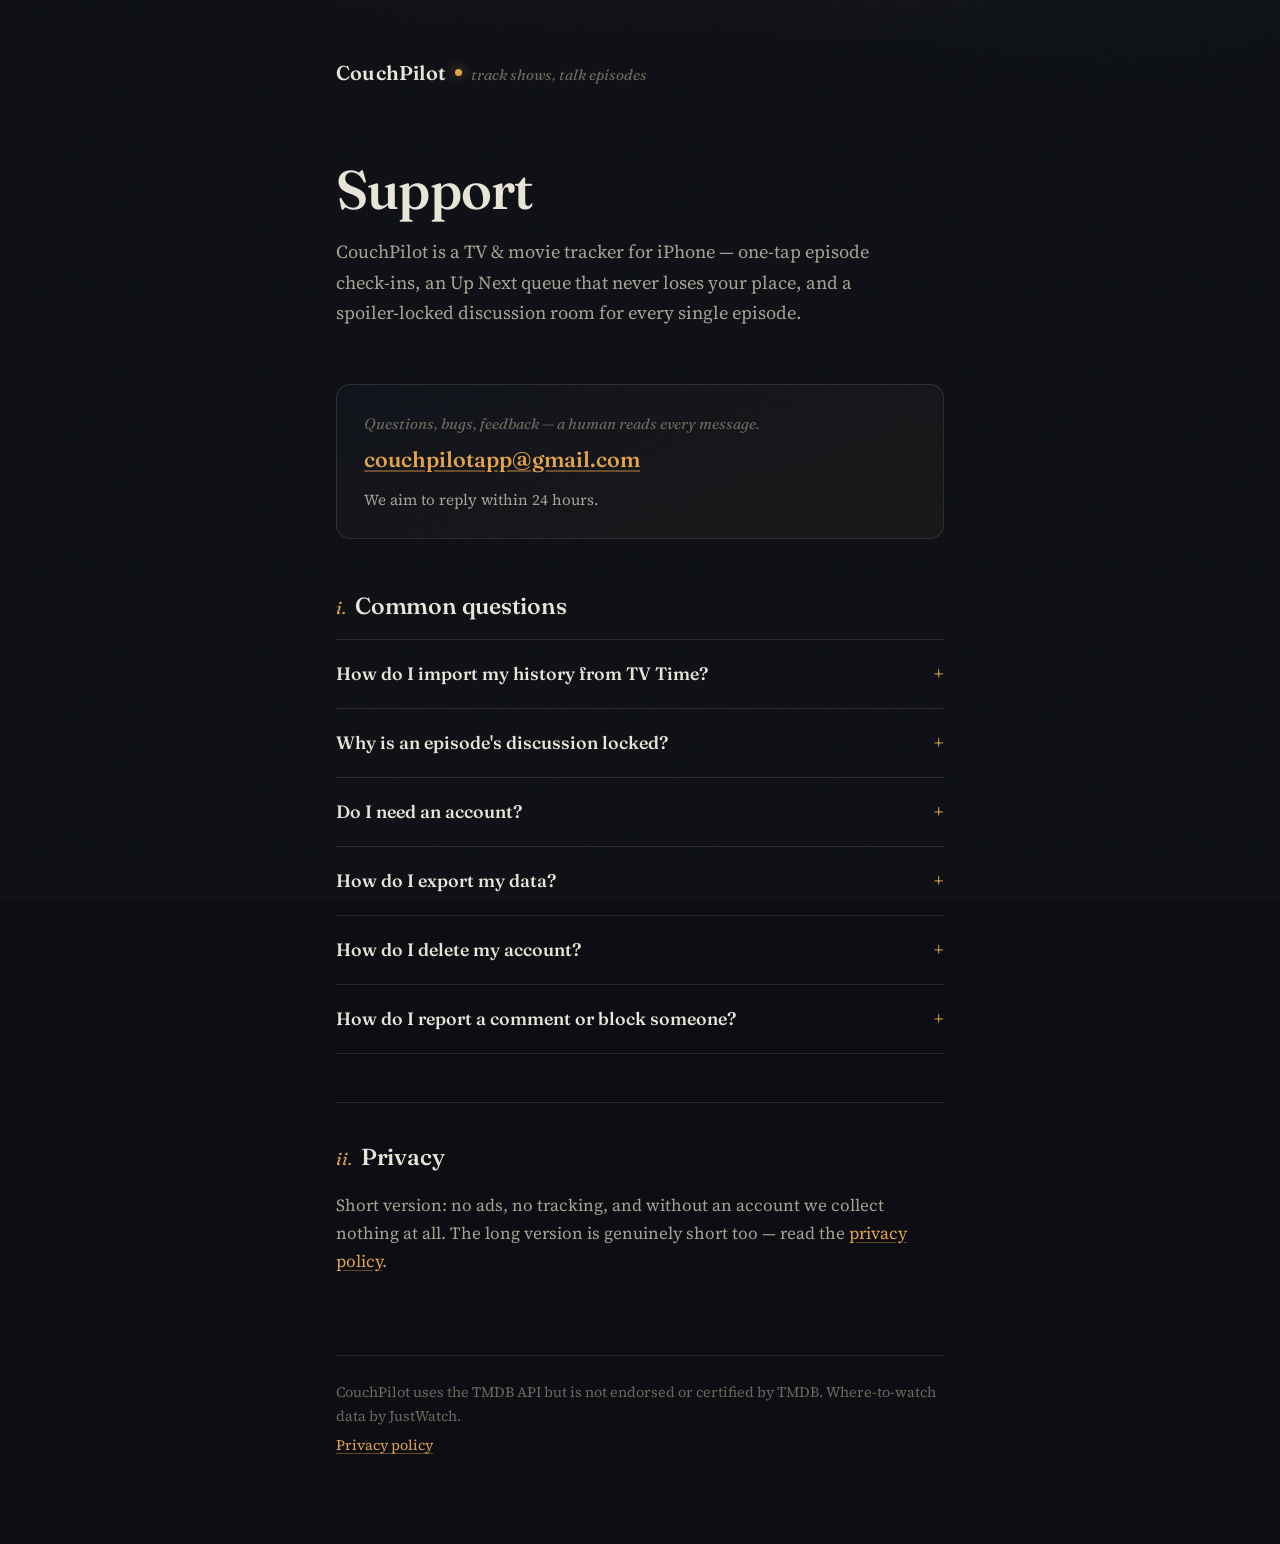
<file: index.html>
<!doctype html>
<html lang="en">
<head>
<meta charset="utf-8">
<meta name="viewport" content="width=device-width, initial-scale=1">
<title>CouchPilot — Support</title>
<meta name="description" content="Support for CouchPilot, the TV &amp; movie tracker for iPhone with spoiler-free episode discussions.">
<link rel="icon" href="data:image/svg+xml,%3Csvg xmlns='http://www.w3.org/2000/svg' viewBox='0 0 100 100'%3E%3Ccircle cx='50' cy='50' r='42' fill='%230c0e13'/%3E%3Ccircle cx='50' cy='50' r='16' fill='%23e5a44a'/%3E%3C/svg%3E">
<link rel="preconnect" href="https://fonts.googleapis.com">
<link rel="preconnect" href="https://fonts.gstatic.com" crossorigin>
<link href="https://fonts.googleapis.com/css2?family=Fraunces:ital,opsz,wght@0,9..144,400..650;1,9..144,400..650&family=Source+Serif+4:ital,opsz,wght@0,8..60,400..600;1,8..60,400..600&display=swap" rel="stylesheet">
<link rel="stylesheet" href="styles.css">
</head>
<body>
<div class="wrap">

  <a class="brand" href="./">
    <span class="mark">CouchPilot</span>
    <span class="dot"></span>
    <span class="tag">track shows, talk episodes</span>
  </a>

  <h1>Support</h1>
  <p class="lede">CouchPilot is a TV &amp; movie tracker for iPhone — one-tap episode check-ins, an Up&nbsp;Next queue that never loses your place, and a spoiler-locked discussion room for every single episode.</p>

  <div class="contact">
    <p class="label">Questions, bugs, feedback — a human reads every message.</p>
    <a class="mail" href="mailto:couchpilotapp@gmail.com">couchpilotapp@gmail.com</a>
    <p class="note">We aim to reply within 24 hours.</p>
  </div>

  <h2><span class="num">i.</span>Common questions</h2>

  <details>
    <summary>How do I import my history from TV Time?</summary>
    <p>Settings → Import → pick your TV Time export file. CouchPilot reads both the official GDPR data export (the zip TV Time emails you) and JSON/CSV files from browser-extension exporters. Shows, episodes, movies, rewatches, and your original watch dates all come across. Importing the same file twice is safe — nothing gets double-counted.</p>
  </details>

  <details>
    <summary>Why is an episode's discussion locked?</summary>
    <p>Every episode has a Screening Room that only opens after you've marked that episode watched. That's the whole idea: you can't be spoiled by a thread you can't see. Check in to the episode and the room unlocks.</p>
  </details>

  <details>
    <summary>Do I need an account?</summary>
    <p>No. Tracking works entirely on your device with no sign-in. An account (email or Sign in with Apple) is only needed for the social layer — syncing, following friends, and joining Screening Rooms.</p>
  </details>

  <details>
    <summary>How do I export my data?</summary>
    <p>Settings → Your data → Export. Everything you've tracked leaves as JSON or CSV, any time, no account required.</p>
  </details>

  <details>
    <summary>How do I delete my account?</summary>
    <p>Settings → Account → Delete account. It takes effect immediately, in the app — your profile, watch history, comments, likes, and follows are removed from our servers and your Sign in with Apple token is revoked. Your local on-device library stays on your phone.</p>
  </details>

  <details>
    <summary>How do I report a comment or block someone?</summary>
    <p>Tap the ⋯ menu on any comment to report it or block its author. Reports are reviewed within 24 hours, and anything reported by three people is hidden automatically pending review. Your blocked list lives in Settings.</p>
  </details>

  <h2><span class="num">ii.</span>Privacy</h2>
  <p class="dim">Short version: no ads, no tracking, and without an account we collect nothing at all. The long version is genuinely short too — read the <a href="privacy/">privacy policy</a>.</p>

  <footer>
    <p>CouchPilot uses the TMDB API but is not endorsed or certified by TMDB. Where-to-watch data by JustWatch.</p>
    <p><a href="privacy/">Privacy policy</a></p>
  </footer>

</div>
</body>
</html>
</file>
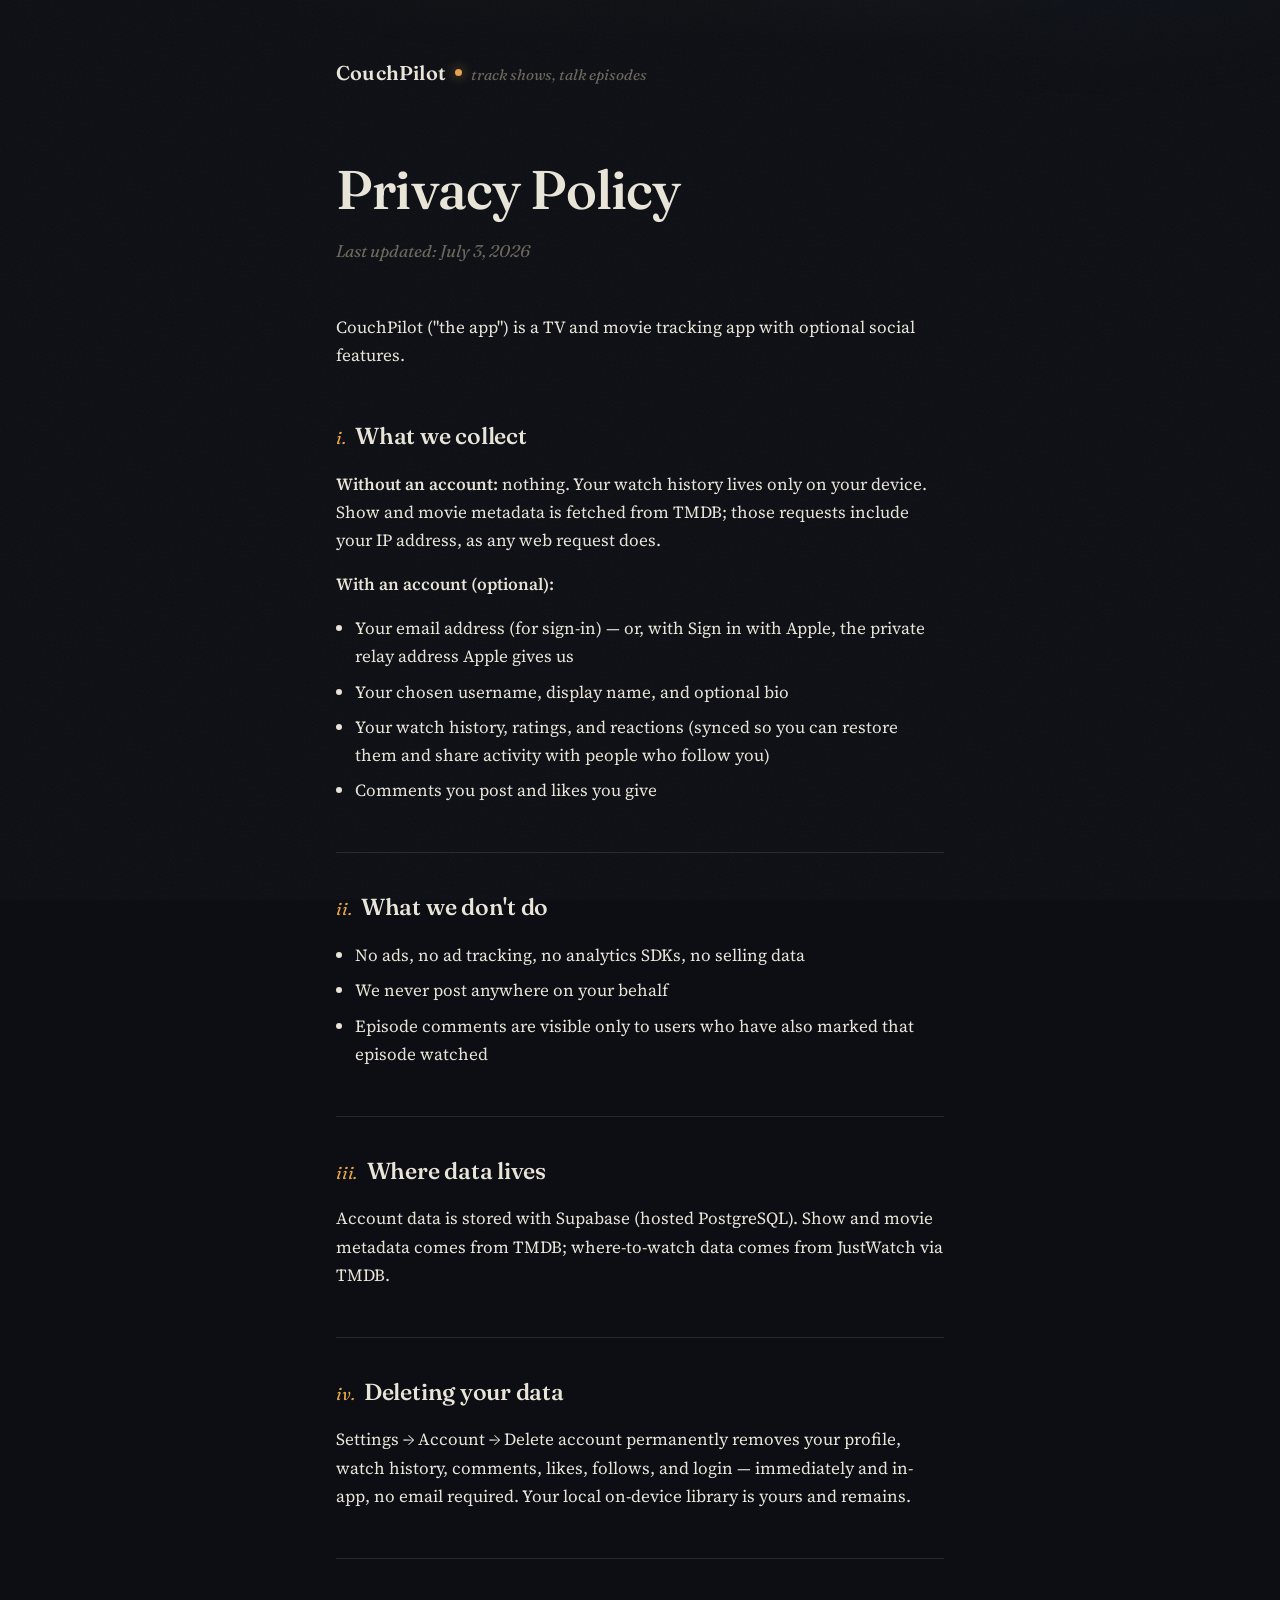
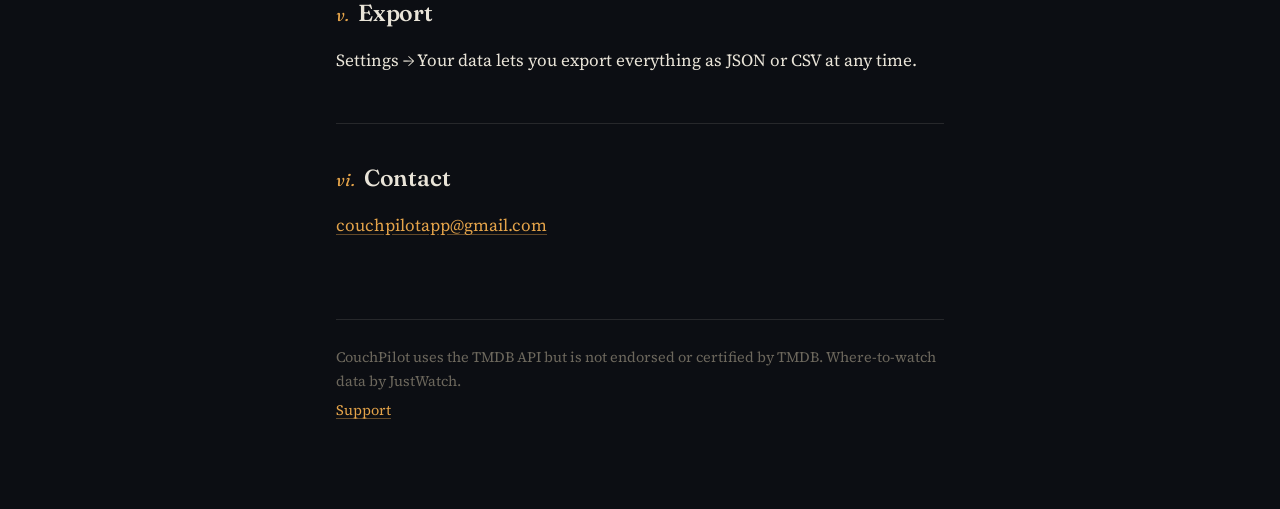
<file: privacy/index.html>
<!doctype html>
<html lang="en">
<head>
<meta charset="utf-8">
<meta name="viewport" content="width=device-width, initial-scale=1">
<title>CouchPilot — Privacy Policy</title>
<meta name="description" content="CouchPilot privacy policy: no ads, no tracking, and without an account we collect nothing at all.">
<link rel="icon" href="data:image/svg+xml,%3Csvg xmlns='http://www.w3.org/2000/svg' viewBox='0 0 100 100'%3E%3Ccircle cx='50' cy='50' r='42' fill='%230c0e13'/%3E%3Ccircle cx='50' cy='50' r='16' fill='%23e5a44a'/%3E%3C/svg%3E">
<link rel="preconnect" href="https://fonts.googleapis.com">
<link rel="preconnect" href="https://fonts.gstatic.com" crossorigin>
<link href="https://fonts.googleapis.com/css2?family=Fraunces:ital,opsz,wght@0,9..144,400..650;1,9..144,400..650&family=Source+Serif+4:ital,opsz,wght@0,8..60,400..600;1,8..60,400..600&display=swap" rel="stylesheet">
<link rel="stylesheet" href="../styles.css">
</head>
<body>
<div class="wrap">

  <a class="brand" href="../">
    <span class="mark">CouchPilot</span>
    <span class="dot"></span>
    <span class="tag">track shows, talk episodes</span>
  </a>

  <h1>Privacy Policy</h1>
  <p class="updated">Last updated: July 3, 2026</p>

  <p>CouchPilot ("the app") is a TV and movie tracking app with optional social features.</p>

  <h2><span class="num">i.</span>What we collect</h2>
  <p><strong>Without an account:</strong> nothing. Your watch history lives only on your device. Show and movie metadata is fetched from TMDB; those requests include your IP address, as any web request does.</p>
  <p><strong>With an account (optional):</strong></p>
  <ul>
    <li>Your email address (for sign-in) — or, with Sign in with Apple, the private relay address Apple gives us</li>
    <li>Your chosen username, display name, and optional bio</li>
    <li>Your watch history, ratings, and reactions (synced so you can restore them and share activity with people who follow you)</li>
    <li>Comments you post and likes you give</li>
  </ul>

  <h2><span class="num">ii.</span>What we don't do</h2>
  <ul>
    <li>No ads, no ad tracking, no analytics SDKs, no selling data</li>
    <li>We never post anywhere on your behalf</li>
    <li>Episode comments are visible only to users who have also marked that episode watched</li>
  </ul>

  <h2><span class="num">iii.</span>Where data lives</h2>
  <p>Account data is stored with Supabase (hosted PostgreSQL). Show and movie metadata comes from TMDB; where-to-watch data comes from JustWatch via TMDB.</p>

  <h2><span class="num">iv.</span>Deleting your data</h2>
  <p>Settings → Account → Delete account permanently removes your profile, watch history, comments, likes, follows, and login — immediately and in-app, no email required. Your local on-device library is yours and remains.</p>

  <h2><span class="num">v.</span>Export</h2>
  <p>Settings → Your data lets you export everything as JSON or CSV at any time.</p>

  <h2><span class="num">vi.</span>Contact</h2>
  <p><a href="mailto:couchpilotapp@gmail.com">couchpilotapp@gmail.com</a></p>

  <footer>
    <p>CouchPilot uses the TMDB API but is not endorsed or certified by TMDB. Where-to-watch data by JustWatch.</p>
    <p><a href="../">Support</a></p>
  </footer>

</div>
</body>
</html>
</file>
<file: styles.css>
/* CouchPilot — support & privacy site
   Dimmed-theater editorial: near-black, warm marquee amber, program-notes type. */

:root {
  --bg: #0c0e13;
  --bg-raise: #12151d;
  --ink: #e9e4d8;
  --ink-dim: #a8a294;
  --ink-faint: #6d685d;
  --amber: #e5a44a;
  --amber-soft: rgba(229, 164, 74, 0.14);
  --rule: rgba(233, 228, 216, 0.12);
}

* { margin: 0; padding: 0; box-sizing: border-box; }

html { -webkit-text-size-adjust: 100%; }

body {
  background: var(--bg);
  color: var(--ink);
  font-family: "Source Serif 4", Georgia, "Times New Roman", serif;
  font-size: 1.0625rem;
  line-height: 1.65;
  min-height: 100vh;
  position: relative;
}

/* Projector glow: a faint warm spotlight bleeding from the top */
body::before {
  content: "";
  position: fixed;
  inset: 0;
  background:
    radial-gradient(90rem 40rem at 50% -20rem, rgba(229, 164, 74, 0.09), transparent 60%),
    radial-gradient(60rem 30rem at 85% -10rem, rgba(122, 148, 210, 0.05), transparent 55%);
  pointer-events: none;
  z-index: 0;
}

/* Film grain */
body::after {
  content: "";
  position: fixed;
  inset: 0;
  background-image: url("data:image/svg+xml,%3Csvg xmlns='http://www.w3.org/2000/svg' width='140' height='140'%3E%3Cfilter id='n'%3E%3CfeTurbulence type='fractalNoise' baseFrequency='0.9' numOctaves='2'/%3E%3C/filter%3E%3Crect width='140' height='140' filter='url(%23n)' opacity='0.045'/%3E%3C/svg%3E");
  pointer-events: none;
  z-index: 0;
}

.wrap {
  position: relative;
  z-index: 1;
  max-width: 41rem;
  margin: 0 auto;
  padding: 3.5rem 1.5rem 5rem;
}

/* Wordmark */
.brand {
  display: flex;
  align-items: baseline;
  gap: 0.55rem;
  text-decoration: none;
  margin-bottom: 4.5rem;
}
.brand .mark {
  font-family: "Fraunces", Georgia, serif;
  font-weight: 600;
  font-size: 1.25rem;
  letter-spacing: 0.01em;
  color: var(--ink);
}
.brand .dot {
  width: 0.45rem;
  height: 0.45rem;
  border-radius: 50%;
  background: var(--amber);
  box-shadow: 0 0 12px rgba(229, 164, 74, 0.7);
  align-self: center;
}
.brand .tag {
  font-family: "Fraunces", Georgia, serif;
  font-style: italic;
  font-size: 0.95rem;
  color: var(--ink-faint);
}

h1 {
  font-family: "Fraunces", Georgia, serif;
  font-weight: 550;
  font-size: clamp(2.4rem, 7vw, 3.4rem);
  line-height: 1.08;
  letter-spacing: -0.015em;
  margin-bottom: 1.1rem;
}

.lede {
  font-size: 1.15rem;
  color: var(--ink-dim);
  max-width: 34rem;
  margin-bottom: 3.5rem;
}

h2 {
  font-family: "Fraunces", Georgia, serif;
  font-weight: 550;
  font-size: 1.45rem;
  letter-spacing: -0.01em;
  margin: 3rem 0 0.9rem;
  padding-top: 2.2rem;
  border-top: 1px solid var(--rule);
}
h2:first-of-type { border-top: 0; padding-top: 0; }

/* Numbered section labels, like reel markers */
h2 .num {
  font-family: "Fraunces", Georgia, serif;
  font-style: italic;
  font-weight: 400;
  color: var(--amber);
  margin-right: 0.6rem;
  font-size: 1.1rem;
}

p { margin-bottom: 1rem; color: var(--ink); }
p.dim, li.dim { color: var(--ink-dim); }

ul { margin: 0 0 1.2rem 1.2rem; }
li { margin-bottom: 0.45rem; color: var(--ink); }

strong { font-weight: 600; color: var(--ink); }

a { color: var(--amber); text-decoration: underline; text-decoration-color: rgba(229, 164, 74, 0.4); text-underline-offset: 3px; transition: text-decoration-color 160ms ease; }
a:hover { text-decoration-color: var(--amber); }

/* Contact card — the one loud element */
.contact {
  background: linear-gradient(160deg, var(--bg-raise), rgba(229, 164, 74, 0.05));
  border: 1px solid var(--rule);
  border-radius: 14px;
  padding: 1.6rem 1.7rem;
  margin: 2.2rem 0 1rem;
}
.contact .label {
  font-family: "Fraunces", Georgia, serif;
  font-style: italic;
  color: var(--ink-faint);
  font-size: 0.95rem;
  margin-bottom: 0.35rem;
}
.contact a.mail {
  font-family: "Fraunces", Georgia, serif;
  font-size: clamp(1.05rem, 4vw, 1.35rem);
  font-weight: 550;
  word-break: break-all;
}
.contact .note {
  margin-top: 0.6rem;
  font-size: 0.95rem;
  color: var(--ink-dim);
  margin-bottom: 0;
}

/* FAQ */
details {
  border-top: 1px solid var(--rule);
  padding: 1.05rem 0;
}
details:last-of-type { border-bottom: 1px solid var(--rule); }
summary {
  cursor: pointer;
  font-family: "Fraunces", Georgia, serif;
  font-weight: 550;
  font-size: 1.12rem;
  list-style: none;
  display: flex;
  justify-content: space-between;
  align-items: center;
  gap: 1rem;
}
summary::-webkit-details-marker { display: none; }
summary::after {
  content: "+";
  font-family: "Fraunces", Georgia, serif;
  color: var(--amber);
  font-size: 1.3rem;
  font-weight: 400;
  flex-shrink: 0;
  transition: transform 180ms ease;
}
details[open] summary::after { transform: rotate(45deg); }
details p { margin-top: 0.75rem; color: var(--ink-dim); }
details p:last-child { margin-bottom: 0; }

.updated {
  font-family: "Fraunces", Georgia, serif;
  font-style: italic;
  color: var(--ink-faint);
  margin-bottom: 3rem;
}

footer {
  margin-top: 5rem;
  padding-top: 1.6rem;
  border-top: 1px solid var(--rule);
  font-size: 0.9rem;
  color: var(--ink-faint);
}
footer p { color: var(--ink-faint); margin-bottom: 0.35rem; }

@media (max-width: 480px) {
  .wrap { padding-top: 2.5rem; }
  .brand { margin-bottom: 3rem; }
}
</file>
